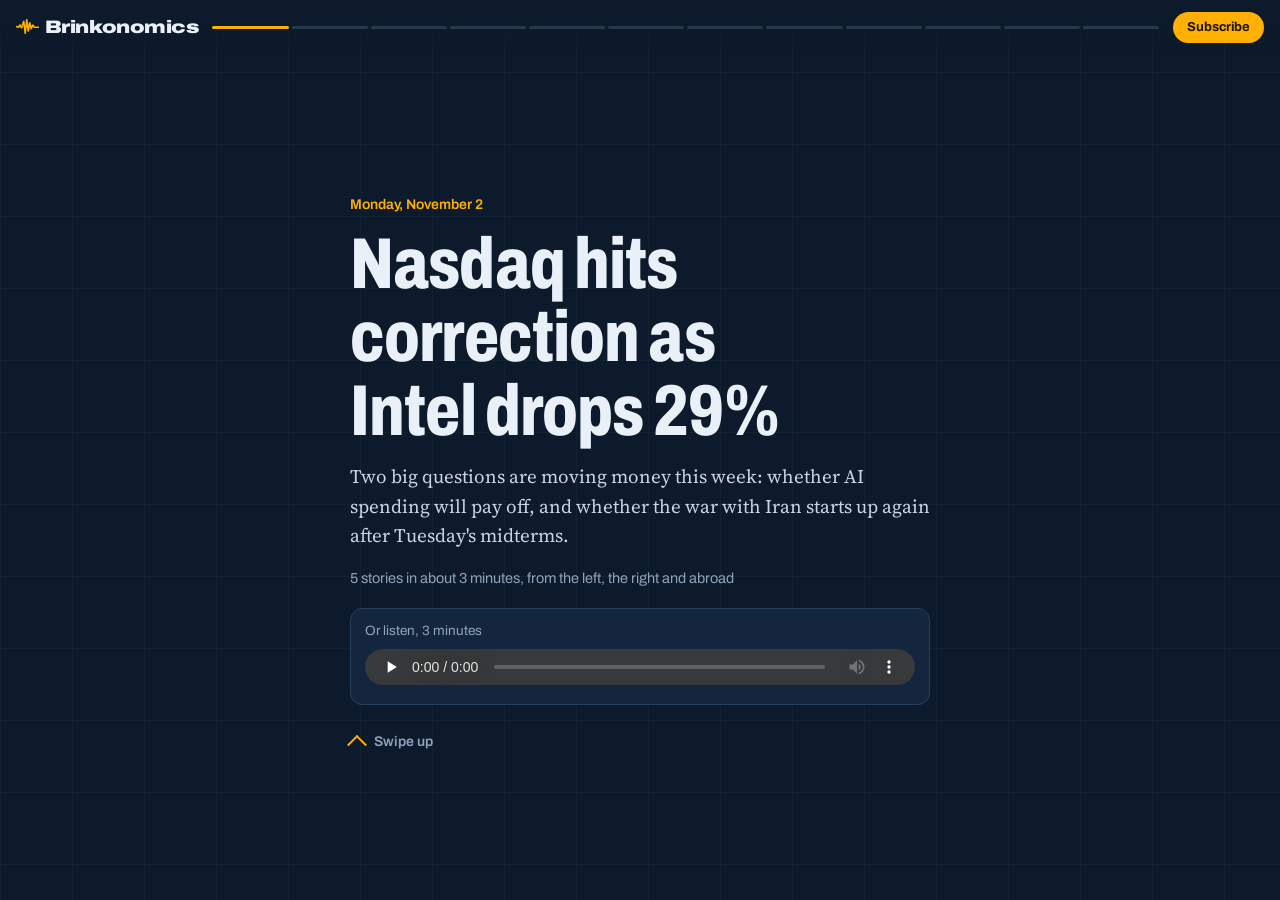
<file: index.html>
<!doctype html>
<html lang="en">
<head>
<meta charset="utf-8">
<meta name="viewport" content="width=device-width,initial-scale=1,viewport-fit=cover">
<title>Nasdaq hits correction as Intel drops 29% · Brinkonomics</title>
<meta name="description" content="Also: Iran talks in Doha, attacks on Gulf tankers, Russian gas for Europe, and a US-Canada thaw.">
<link rel="canonical" href="https://robertb-eng.github.io/brinkonomics-site/2026-11-02/">
<meta property="og:title" content="Nasdaq hits correction as Intel drops 29% · Brinkonomics">
<meta property="og:description" content="Also: Iran talks in Doha, attacks on Gulf tankers, Russian gas for Europe, and a US-Canada thaw.">
<meta property="og:url" content="https://robertb-eng.github.io/brinkonomics-site/2026-11-02/">
<meta property="og:site_name" content="Brinkonomics">
<meta property="og:type" content="article">
<meta name="twitter:card" content="summary_large_image">
<meta property="og:image" content="https://robertb-eng.github.io/brinkonomics-site/2026-11-02/card.png">
<meta name="theme-color" content="#000000">
<link rel="icon" href="icon.svg" type="image/svg+xml">
<link rel="apple-touch-icon" href="apple-touch-icon.png">
<link rel="alternate" type="application/rss+xml" title="Brinkonomics" href="feed.xml">
<link rel="stylesheet" href="site.css">
<script src="site.js" defer></script>
</head>
<body>
<header class="bar"><a class="logo" href="" aria-label="Brinkonomics home">Brinkonomics</a><div class="prog" aria-hidden="true"></div><a class="sub" href="#end">Subscribe</a></header><main class="feed"><section class="slide cover" id="top">
<div class="in">
<div class="kick">Monday, November 2</div>
<h1>Nasdaq hits correction as Intel drops 29%</h1>
<p class="intro">Two big questions are moving money this week: whether AI spending will pay off, and whether the war with Iran starts up again after Tuesday&#x27;s midterms.</p>
<div class="meta">5 stories in about 3 minutes, from the left, the right and abroad</div>
<div class="listen"><span>Or listen, 3 minutes</span><audio controls preload="none" src="2026-11-02/brief.mp3"></audio></div>
<div class="hint">Swipe up</div>
</div>
</section>
<section class="slide num"><div class="in"><div class="kick">The number of the day</div><div class="big">29%</div><p>Intel&#x27;s one-day drop, its biggest since the 1970s (Semafor)</p></div></section>
<section class="slide vid"><div class="in"><div class="kick">The whole brief in 73 seconds</div><video src="2026-11-02/brief.mp4" poster="2026-11-02/card.png" controls playsinline preload="none"></video></div></section>
<section class="slide ev" id="e1" style="--c:#2fbf71" data-topic="US Markets &amp; Economy" data-tickers="INTC GOOGL AMZN META">
<div class="in">
<div class="dateline"><span class="tag">US Markets</span><span class="mag" title="How big a story this is, from 1 to 5">Magnitude 4</span><span class="count">Story 1 of 5</span></div>
<p class="hook">Intel just had its worst day since the 1970s.</p>
<h2>Nasdaq enters correction as AI stocks sell off</h2>
<p class="what">The Nasdaq fell into correction territory Friday after weak Amazon and Google earnings and a 29% plunge in Intel, per Semafor. Yahoo Finance put the AI-linked rout at about $5 trillion, and S&amp;P Global moved Meta&#x27;s outlook to negative, citing its heavy capital spending. Stock futures rose Sunday night, and the FT said the global sell-off was easing.</p>
<details class="sides" data-sec="sides"><summary><span class="dots"><i class="a"></i></span>How each side saw it</summary>
<p><b class="a">Abroad</b> The Financial Times said the global AI sell-off was easing after the Nasdaq&#x27;s worst month in more than a year, and quoted a portfolio manager who sees no slowdown in the data but says rethinking AI means rethinking growth.</p></details>
<div class="cov" title="Who covered it"><div class="covbar"><i class="center" style="flex:4"></i><i class="abroad" style="flex:1"></i></div><span>5 outlets: 4 center, 1 abroad</span></div>
<div class="mk" data-sec="markets"><div class="lbl">The aftershock in markets</div><div class="after"><svg class="seismo" viewBox="0 0 320 64" preserveAspectRatio="none" aria-hidden="true"><line x1="0" x2="320" y1="32.0" y2="32.0"/><path d="M0,32.2L3,31.5L6,34.1L9,31.8L12,31.4L15,32.4L18,32.5L21,33.2L24,31.5L27,31.5L30,33.9L33,33.5L36,30.6L39,30.4L42,30.5L45,28.3L48,28.9L51,41.0L54,37.6L57,11.5L60,23.1L63,54.6L66,45.9L69,14.6L72,19.9L75,43.2L78,37.9L81,29.6L84,28.5L87,33.3L90,33.1L93,31.8L96,34.0L99,32.5L102,33.5L105,34.3L108,33.2L111,31.8L114,33.2L117,36.8L120,28.7L123,27.2L126,34.2L129,38.8L132,30.8L135,25.4L138,33.4L141,35.6L144,29.7L147,31.9L150,32.0L153,32.3L156,31.5L159,33.5L162,34.0L165,30.3L168,34.1L171,32.0L174,30.1L177,31.7L180,37.2L183,30.7L186,25.7L189,31.8L192,40.7L195,32.1L198,26.3L201,32.5L204,32.9L207,32.5L210,32.9L213,32.1L216,33.8L219,32.4L222,31.6L225,29.7L228,30.4L231,29.5L234,31.9L237,29.2L240,33.1L243,35.4L246,35.2L249,25.1L252,30.1L255,40.2L258,35.7L261,25.8L264,28.0L267,33.4L270,35.3L273,33.1L276,33.1L279,32.0L282,34.2L285,32.9L288,34.5L291,33.5L294,30.3L297,32.6L300,34.2L303,33.3L306,33.6L309,33.4L312,33.7L315,34.4L318,33.1"/></svg><div class="pins"><span class="pin down" style="left:20.0%"><b>INTC</b>-28.6%</span><span class="pin down" style="left:40.0%"><b>GOOGL</b>-1.4%</span><span class="pin down" style="left:60.0%"><b>AMZN</b>-1.4%</span><span class="pin down" style="left:80.0%"><b>META</b>-1.5%</span></div></div><p>Intel is down 28.58% and Amazon, Alphabet and Meta are each off about 1.4-1.5%. The open question is whether hyperscaler capex still supports chip demand, and Barron&#x27;s argues the Alphabet sell-off was an overreaction.</p></div>


<div class="foot"><div class="src"><a href="https://www.semafor.com/article/11/01/2026/ai-trade-falters-after-disappointing-tech-earnings" rel="noopener nofollow" target="_blank">Semafor</a> <a href="https://www.marketwatch.com/story/this-is-the-biggest-threat-to-the-ai-powered-bull-market-e757ca37?mod=mw_rss_topstories" rel="noopener nofollow" target="_blank">MarketWatch</a> <a href="https://www.ft.com/content/d7fe99f8-d292-4cb5-a8fd-45be0f8cc2b3?syn-25a6b1a6=1" rel="noopener nofollow" target="_blank">Financial Times</a> <a href="https://www.barrons.com/articles/alphabet-stock-selloff-google-buy-48c5972c" rel="noopener nofollow" target="_blank">Barron&#x27;s</a></div>
<button class="share" data-share="#e1" type="button">Share</button></div>
</div>
</section>
<section class="slide ev" id="e2" style="--c:#e3a032" data-topic="Middle East" data-tickers="USO XLE BNO ITA">
<div class="in">
<div class="dateline"><span class="tag">Middle East</span><span class="mag" title="How big a story this is, from 1 to 5">Magnitude 5</span><span class="count">Story 2 of 5</span></div>
<p class="hook">No strikes before Tuesday. After that, &#x27;anything&#x27;s possible.&#x27;</p>
<h2>Qatar hosts third day of US-Iran war talks</h2>
<p class="what">Iranian negotiators met Qatari mediators in Doha on Sunday for the third straight day, aiming to end the eight-month US-Israeli war on Iran, Reuters reported. Foreign Minister Abbas Araqchi said a plan to reopen the Strait of Hormuz within two days of a deal is under discussion. Trump has ruled out new attacks before the November 3 midterms but not afterward.</p>
<details class="sides" data-sec="sides"><summary><span class="dots"><i class="l"></i><i class="r"></i><i class="a"></i></span>How each side saw it</summary>
<p><b class="l">Left</b> NPR described a Gulf &#x27;on edge,&#x27; Bloomberg reported Gulf states fear harsher Iranian retaliation if the US strikes again, and AP quoted the UAE saying military solutions offer no quick way out.</p><p><b class="r">Right</b> RealClearWorld framed the story as the Persian Gulf scrambling to keep the war from restarting.</p><p><b class="a">Abroad</b> The Times of Israel led with the Iranian army&#x27;s warning that a new war could outlast the last one, while the FT and Middle East Eye focused on Gulf states, which say they are &#x27;braced for the worst.&#x27;</p></details>
<div class="cov" title="Who covered it"><div class="covbar"><i class="left" style="flex:3"></i><i class="center" style="flex:5"></i><i class="right" style="flex:1"></i><i class="abroad" style="flex:3"></i></div><span>12 outlets: 3 left, 5 center, 1 right, 3 abroad</span></div>
<div class="mk" data-sec="markets"><div class="lbl">The aftershock in markets</div><div class="after"><svg class="seismo" viewBox="0 0 320 64" preserveAspectRatio="none" aria-hidden="true"><line x1="0" x2="320" y1="32.0" y2="32.0"/><path d="M0,30.7L3,32.2L6,31.2L9,34.3L12,33.4L15,30.1L18,34.1L21,33.1L24,33.4L27,32.1L30,33.4L33,33.0L36,30.5L39,31.6L42,31.0L45,31.9L48,29.6L51,28.5L54,31.7L57,36.3L60,31.7L63,32.0L66,32.1L69,33.4L72,31.3L75,32.6L78,33.8L81,32.3L84,31.9L87,31.1L90,31.6L93,30.2L96,33.7L99,31.2L102,31.1L105,34.3L108,33.7L111,32.6L114,27.5L117,30.7L120,36.9L123,38.6L126,26.5L129,26.0L132,33.2L135,37.2L138,28.2L141,30.3L144,32.6L147,34.7L150,30.9L153,30.5L156,32.2L159,33.6L162,33.5L165,32.8L168,33.8L171,33.2L174,33.3L177,33.2L180,29.0L183,33.9L186,34.4L189,30.1L192,26.7L195,30.8L198,36.3L201,32.0L204,30.4L207,33.9L210,33.7L213,32.5L216,33.6L219,33.8L222,32.2L225,31.8L228,31.3L231,34.2L234,31.2L237,31.1L240,30.0L243,37.9L246,35.7L249,26.9L252,29.0L255,41.8L258,38.9L261,27.0L264,29.1L267,34.2L270,35.9L273,33.1L276,29.3L279,30.1L282,29.7L285,34.1L288,30.7L291,31.2L294,29.8L297,32.3L300,30.8L303,29.5L306,31.6L309,30.7L312,30.1L315,31.0L318,33.0"/></svg><div class="pins"><span class="pin up" style="left:20.0%"><b>USO</b>+0.4%</span><span class="pin up" style="left:40.0%"><b>XLE</b>+1.9%</span><span class="pin up" style="left:60.0%"><b>BNO</b>+0.9%</span><span class="pin down" style="left:80.0%"><b>ITA</b>-2.1%</span></div></div><p>A deal that reopens Hormuz would likely push crude lower, while post-election strikes would put Gulf energy infrastructure at risk, which Foreign Policy says cannot take another round of fighting.</p></div>

<p class="watch" data-sec="watch"><b>Watch</b> Whether the Doha &#x27;two-day proposal&#x27; is finalized before or after Tuesday&#x27;s midterm vote, and what Trump decides about strikes once the polls close.</p>
<div class="foot"><div class="src"><a href="https://www.npr.org/2026/11/01/nx-s1-6023237/gulf-leaders-meet-in-qatar-in-effort-to-stave-off-new-escalation-in-u-s-and-iran-war" rel="noopener nofollow" target="_blank">NPR</a> <a href="https://www.timesofisrael.com/iranian-army-war-could-be-longer-than-previous-one-trump-wont-dictate-its-duration/" rel="noopener nofollow" target="_blank">Times of Israel</a> <a href="https://www.al-monitor.com/originals/2026/11/iran-qatari-mediators-hold-third-day-talks-end-us-iran-war" rel="noopener nofollow" target="_blank">Al-Monitor</a> <a href="https://www.cnbc.com/2026/11/02/us-iran-war-trump-hormuz-rubio.html" rel="noopener nofollow" target="_blank">CNBC</a></div>
<button class="share" data-share="#e2" type="button">Share</button></div>
</div>
</section>
<section class="slide ev" id="e3" style="--c:#e3a032" data-topic="Middle East" data-tickers="USO BNO UNG XLE">
<div class="in">
<div class="dateline"><span class="tag">Middle East</span><span class="mag" title="How big a story this is, from 1 to 5">Magnitude 4</span><span class="count">Story 3 of 5</span></div>
<p class="hook">Projectiles or mines? Either way, tankers are exploding in the Gulf.</p>
<h2>Tanker struck near Saudi coast; Qatari LNG carrier attacked</h2>
<p class="what">UKMTO said a tanker was hit by two unidentified projectiles 72 nautical miles east of Saudi Arabia&#x27;s Ras al-Khafji, with all crew accounted for. The UAE condemned an attack on Qatar&#x27;s LNG carrier Al Mayeda. Iran&#x27;s IRGC Navy said two tankers exploded after hitting mines in Hormuz, and the reports do not make clear whether the incidents are linked.</p>
<details class="sides" data-sec="sides"><summary><span class="dots"><i class="a"></i></span>How each side saw it</summary>
<p><b class="a">Abroad</b> Reuters carried the IRGC Navy&#x27;s account that the blasts came from mines, and Middle East Eye led with UKMTO&#x27;s report of projectiles and the UAE&#x27;s condemnation of the Al Mayeda attack.</p></details>
<div class="cov" title="Who covered it"><div class="covbar"><i class="center" style="flex:1"></i><i class="abroad" style="flex:2"></i></div><span>3 outlets: 1 center, 2 abroad</span></div>
<div class="mk" data-sec="markets"><div class="lbl">The aftershock in markets</div><div class="after"><svg class="seismo" viewBox="0 0 320 64" preserveAspectRatio="none" aria-hidden="true"><line x1="0" x2="320" y1="32.0" y2="32.0"/><path d="M0,32.4L3,30.6L6,33.1L9,32.9L12,31.2L15,32.7L18,30.1L21,32.5L24,30.4L27,31.4L30,31.8L33,33.6L36,33.6L39,31.0L42,34.0L45,34.1L48,32.4L51,32.8L54,33.7L57,34.5L60,31.1L63,29.3L66,33.2L69,31.9L72,34.6L75,33.5L78,30.1L81,32.0L84,30.1L87,34.4L90,33.3L93,32.8L96,32.6L99,30.5L102,30.2L105,32.8L108,30.7L111,35.2L114,30.5L117,27.9L120,34.5L123,35.7L126,28.6L129,26.5L132,32.7L135,34.8L138,31.8L141,27.4L144,32.8L147,35.0L150,30.7L153,31.8L156,32.9L159,31.3L162,31.2L165,30.6L168,33.4L171,32.6L174,28.7L177,34.8L180,36.3L183,31.3L186,25.9L189,31.2L192,36.1L195,29.9L198,27.0L201,29.4L204,36.3L207,33.5L210,28.9L213,34.3L216,31.6L219,31.5L222,34.4L225,30.2L228,31.7L231,30.3L234,30.5L237,34.0L240,29.9L243,26.2L246,30.4L249,39.8L252,33.0L255,23.1L258,26.4L261,38.9L264,35.5L267,28.9L270,29.2L273,33.2L276,30.5L279,32.2L282,33.4L285,31.2L288,32.1L291,33.1L294,33.3L297,33.4L300,33.3L303,33.1L306,33.1L309,30.8L312,32.8L315,33.4L318,33.1"/></svg><div class="pins"><span class="pin up" style="left:20.0%"><b>USO</b>+0.4%</span><span class="pin up" style="left:40.0%"><b>BNO</b>+0.9%</span><span class="pin down" style="left:60.0%"><b>UNG</b>-1.1%</span><span class="pin up" style="left:80.0%"><b>XLE</b>+1.9%</span></div></div><p>Fortune reported that Iran threatened to retaliate beyond the Middle East, including against financial assets, and that oil markets fear &#x27;generational damage.&#x27;</p></div>


<div class="foot"><div class="src"><a href="https://www.reuters.com/world/middle-east/irans-irgc-navy-says-two-tankers-exploded-after-hitting-mines-hormuz-2026-11-01/" rel="noopener nofollow" target="_blank">Reuters</a> <a href="https://fortune.com/2026/11/01/iran-war-retaliation-financial-assets-oil-markets-generational-damage-trump-midterm-elections/" rel="noopener nofollow" target="_blank">Fortune</a> <a href="https://www.middleeasteye.net/live-blog/live-blog-update/ukmto-says-vessel-hit-two-projectiles-near-saudi-arabia" rel="noopener nofollow" target="_blank">Middle East Eye</a></div>
<button class="share" data-share="#e3" type="button">Share</button></div>
</div>
</section>
<section class="slide ev" id="e4" style="--c:#9b7cf0" data-topic="Europe &amp; Russia" data-tickers="UNG LNG XLE">
<div class="in">
<div class="dateline"><span class="tag">Europe &amp; Russia</span><span class="mag" title="How big a story this is, from 1 to 5">Magnitude 3</span><span class="count">Story 4 of 5</span></div>
<p class="hook">Washington wants Russian gas flowing to Europe again.</p>
<h2>US pushes to restore Russian gas to Europe via Ukraine</h2>
<p class="what">The Wall Street Journal reported on November 2 that the US is pushing to resume Russian gas sales to Europe through Ukraine. The aim is to unlock an energy ceasefire between Moscow and Kyiv. The WSJ said European capitals are resisting.</p>
<details class="sides" data-sec="sides"><summary><span class="dots"><i class="a"></i></span>How each side saw it</summary>
<p><b class="a">Abroad</b> Reuters relayed the WSJ report that the US is pushing to restore Russian gas sales to Europe via Ukraine.</p></details>
<div class="cov" title="Who covered it"><div class="covbar"><i class="center" style="flex:1"></i><i class="abroad" style="flex:1"></i></div><span>2 outlets: 1 center, 1 abroad</span></div>
<div class="mk" data-sec="markets"><div class="lbl">The aftershock in markets</div><div class="after"><svg class="seismo" viewBox="0 0 320 64" preserveAspectRatio="none" aria-hidden="true"><line x1="0" x2="320" y1="32.0" y2="32.0"/><path d="M0,30.5L3,32.5L6,31.7L9,30.0L12,31.9L15,32.7L18,32.5L21,31.5L24,29.7L27,29.9L30,33.5L33,29.8L36,34.5L39,29.8L42,29.9L45,33.1L48,32.8L51,32.4L54,33.0L57,34.3L60,33.6L63,30.3L66,33.1L69,34.3L72,27.2L75,27.5L78,36.7L81,36.1L84,29.1L87,26.7L90,32.5L93,35.4L96,30.1L99,33.1L102,33.7L105,29.8L108,30.0L111,30.5L114,31.0L117,31.9L120,30.6L123,31.1L126,31.7L129,30.9L132,32.2L135,31.5L138,33.6L141,33.0L144,33.9L147,25.5L150,28.4L153,42.6L156,38.6L159,21.1L162,25.3L165,39.4L168,37.9L171,27.6L174,30.8L177,31.4L180,34.1L183,29.9L186,30.2L189,31.6L192,30.4L195,31.3L198,29.6L201,32.9L204,30.0L207,34.4L210,34.4L213,33.5L216,32.8L219,32.1L222,35.3L225,31.0L228,28.7L231,34.0L234,40.7L237,33.1L240,23.9L243,30.8L246,38.5L249,32.1L252,26.6L255,28.7L258,35.8L261,34.2L264,34.1L267,29.7L270,33.6L273,31.9L276,34.5L279,31.5L282,30.5L285,30.5L288,29.8L291,31.9L294,30.1L297,30.6L300,33.1L303,30.2L306,31.0L309,31.2L312,33.0L315,33.1L318,33.4"/></svg><div class="pins"><span class="pin down" style="left:25.0%"><b>UNG</b>-1.1%</span><span class="pin up" style="left:50.0%"><b>LNG</b>+3.6%</span><span class="pin up" style="left:75.0%"><b>XLE</b>+1.9%</span></div></div><p></p></div>

<p class="watch" data-sec="watch"><b>Watch</b> How European capitals respond publicly, and whether Moscow or Kyiv backs the energy-ceasefire idea.</p>
<div class="foot"><div class="src"><a href="https://www.wsj.com/world/europe/u-s-pushes-to-restore-russian-gas-sales-to-europe-via-ukraine-0ca62dc7?mod=rss_worldnews" rel="noopener nofollow" target="_blank">WSJ</a> <a href="https://www.reuters.com/business/energy/us-pushes-restore-russian-gas-sales-europe-via-ukraine-wsj-reports-2026-11-02/" rel="noopener nofollow" target="_blank">Reuters</a></div>
<button class="share" data-share="#e4" type="button">Share</button></div>
</div>
</section>
<section class="slide ev" id="e5" style="--c:#35c29a" data-topic="Americas" data-tickers="EWC TRP GM SLX">
<div class="in">
<div class="dateline"><span class="tag">Americas</span><span class="mag" title="How big a story this is, from 1 to 5">Magnitude 3</span><span class="count">Story 5 of 5</span></div>
<p class="hook">From 50% tariffs to &#x27;the concept of a very good deal.&#x27;</p>
<h2>Trump and Carney signal progress on trade deal</h2>
<p class="what">Canadian Prime Minister Mark Carney called his conversation with Trump constructive and said negotiators will work toward a deal &#x27;in the coming weeks.&#x27; Trump said the sides have &#x27;the concept of a very good deal&#x27; and mentioned the Keystone XL pipeline. After talks collapsed in August, Trump imposed 50% tariffs on about $20 billion of Canadian goods.</p>
<details class="sides" data-sec="sides"><summary><span class="dots"><i class="l"></i><i class="r"></i><i class="a"></i></span>How each side saw it</summary>
<p><b class="l">Left</b> PBS NewsHour, carrying AP, focused on the timing ahead of the midterms and quoted historian Robert Bothwell calling the thaw &#x27;five minutes of variable sunshine. Rain later.&#x27;</p><p><b class="r">Right</b> The Dispatch ran a legal critique, reporting on a lawsuit that calls the administration&#x27;s tariff war on Canada illegal.</p><p><b class="a">Abroad</b> The Hindu and Reuters stayed close to what the two leaders said, while Politico Europe covered the EU-Canada summit and a six-month timeline to define &#x27;associate membership.&#x27;</p></details>
<div class="cov" title="Who covered it"><div class="covbar"><i class="left" style="flex:1"></i><i class="right" style="flex:1"></i><i class="abroad" style="flex:3"></i></div><span>5 outlets: 1 left, 1 right, 3 abroad</span></div>
<div class="mk" data-sec="markets"><div class="lbl">The aftershock in markets</div><div class="after"><svg class="seismo" viewBox="0 0 320 64" preserveAspectRatio="none" aria-hidden="true"><line x1="0" x2="320" y1="32.0" y2="32.0"/><path d="M0,33.4L3,31.6L6,32.9L9,33.3L12,29.8L15,34.3L18,33.4L21,34.1L24,30.5L27,30.9L30,31.3L33,34.0L36,32.9L39,33.8L42,31.5L45,30.3L48,33.1L51,33.3L54,34.6L57,27.4L60,29.8L63,37.6L66,36.3L69,25.1L72,28.5L75,34.0L78,31.9L81,31.0L84,30.0L87,34.5L90,34.4L93,32.5L96,30.6L99,30.6L102,34.2L105,30.6L108,33.2L111,32.9L114,30.9L117,33.0L120,30.7L123,31.3L126,33.6L129,31.5L132,34.5L135,33.9L138,34.2L141,28.7L144,30.4L147,31.1L150,34.5L153,34.5L156,29.5L159,30.5L162,32.2L165,32.5L168,30.0L171,30.9L174,33.3L177,28.8L180,27.9L183,30.7L186,38.8L189,32.4L192,23.7L195,33.6L198,37.5L201,35.0L204,28.8L207,31.9L210,36.1L213,30.2L216,31.0L219,31.9L222,33.2L225,32.3L228,33.3L231,34.3L234,33.9L237,29.3L240,29.9L243,36.4L246,32.3L249,27.7L252,28.1L255,38.8L258,35.0L261,25.4L264,30.4L267,37.4L270,36.9L273,29.8L276,30.3L279,33.6L282,34.4L285,33.2L288,30.4L291,31.1L294,33.0L297,32.2L300,33.5L303,32.2L306,30.9L309,33.5L312,33.2L315,33.6L318,33.2"/></svg><div class="pins"><span class="pin down" style="left:20.0%"><b>EWC</b>-1.5%</span><span class="pin up" style="left:40.0%"><b>TRP</b>+0.3%</span><span class="pin up" style="left:60.0%"><b>GM</b>+2.0%</span><span class="pin down" style="left:80.0%"><b>SLX</b>-1.9%</span></div></div><p>A deal could ease US tariffs on Canadian steel and autos, which would help cross-border auto supply chains and could support the Canadian dollar. No details have been announced yet.</p></div>

<p class="watch" data-sec="watch"><b>Watch</b> Tuesday&#x27;s Senate races in Michigan and Maine, where the tariff fight is a campaign issue, and then whether negotiators produce text in the weeks after.</p>
<div class="foot"><div class="src"><a href="https://www.pbs.org/newshour/world/canadian-prime-minister-carney-reports-progress-in-trade-talks-with-trump-days-before-u-s-midterms" rel="noopener nofollow" target="_blank">PBS NewsHour</a> <a href="https://www.reuters.com/video/watch/idRW488902112026RP1/" rel="noopener nofollow" target="_blank">Reuters</a> <a href="https://www.thehindu.com/news/international/canada-pm-carney-says-he-had-good-conversation-with-trump-on-trade/article71654266.ece" rel="noopener nofollow" target="_blank">The Hindu</a> <a href="https://thedispatch.com/article/trump-canada-tariffs-section-338-lawsuit/" rel="noopener nofollow" target="_blank">The Dispatch</a></div>
<button class="share" data-share="#e5" type="button">Share</button></div>
</div>
</section>
<section class="slide quiz" data-answer="1">
<div class="in">
<div class="kick">Quiz, question 1 of 3</div>
<h2>How far did Intel shares fall on Friday?</h2>
<div class="opts"><button type="button" data-a="0"><b>A</b>12%</button><button type="button" data-a="1"><b>B</b>29%</button><button type="button" data-a="2"><b>C</b>45%</button></div>
<p class="why" hidden>Semafor reported a 29% drop, Intel&#x27;s largest one-day decline since the 1970s.</p>
<noscript><p class="why">Answer: B) 29%. Semafor reported a 29% drop, Intel&#x27;s largest one-day decline since the 1970s.</p></noscript>
</div>
</section>
<section class="slide quiz" data-answer="0">
<div class="in">
<div class="kick">Quiz, question 2 of 3</div>
<h2>Under the plan discussed in Doha, how fast would the Strait of Hormuz reopen after a deal?</h2>
<div class="opts"><button type="button" data-a="0"><b>A</b>Within two days</button><button type="button" data-a="1"><b>B</b>Within two weeks</button><button type="button" data-a="2"><b>C</b>Within two months</button></div>
<p class="why" hidden>Al Jazeera quoted Araqchi describing a plan to reopen Hormuz within two days of an agreement with Washington.</p>
<noscript><p class="why">Answer: A) Within two days. Al Jazeera quoted Araqchi describing a plan to reopen Hormuz within two days of an agreement with Washington.</p></noscript>
</div>
</section>
<section class="slide quiz" data-answer="2">
<div class="in">
<div class="kick">Quiz, question 3 of 3</div>
<h2>What tariff did Trump put on about $20 billion of Canadian goods after talks collapsed in August?</h2>
<div class="opts"><button type="button" data-a="0"><b>A</b>10%</button><button type="button" data-a="1"><b>B</b>25%</button><button type="button" data-a="2"><b>C</b>50%</button></div>
<p class="why" hidden>AP reported 50% tariffs, and Canada retaliated.</p>
<noscript><p class="why">Answer: C) 50%. AP reported 50% tariffs, and Canada retaliated.</p></noscript>
</div>
</section>
<section class="slide end" id="end">
<div class="in">
<div class="kick">That's the brief</div>
<h2>You're up to speed.</h2>
<p class="score" hidden></p>
<p>5 events, both sides, and what they mean for markets. A new one every weekday morning.</p>
<p class="cta off">Email sign-up opens soon.</p>
<div class="row"><button class="share" data-share="" type="button">Share this brief</button><a href="archive/">All briefs</a></div>
<p class="fine">Analysis, not investment advice. Prices are from when the brief was written (CNBC, may be delayed). Drafted with AI from the reporting linked in each story, fact-checked against it, and reviewed by a person before publishing.</p>
</div>
</section></main>
</body>
</html>
</file>
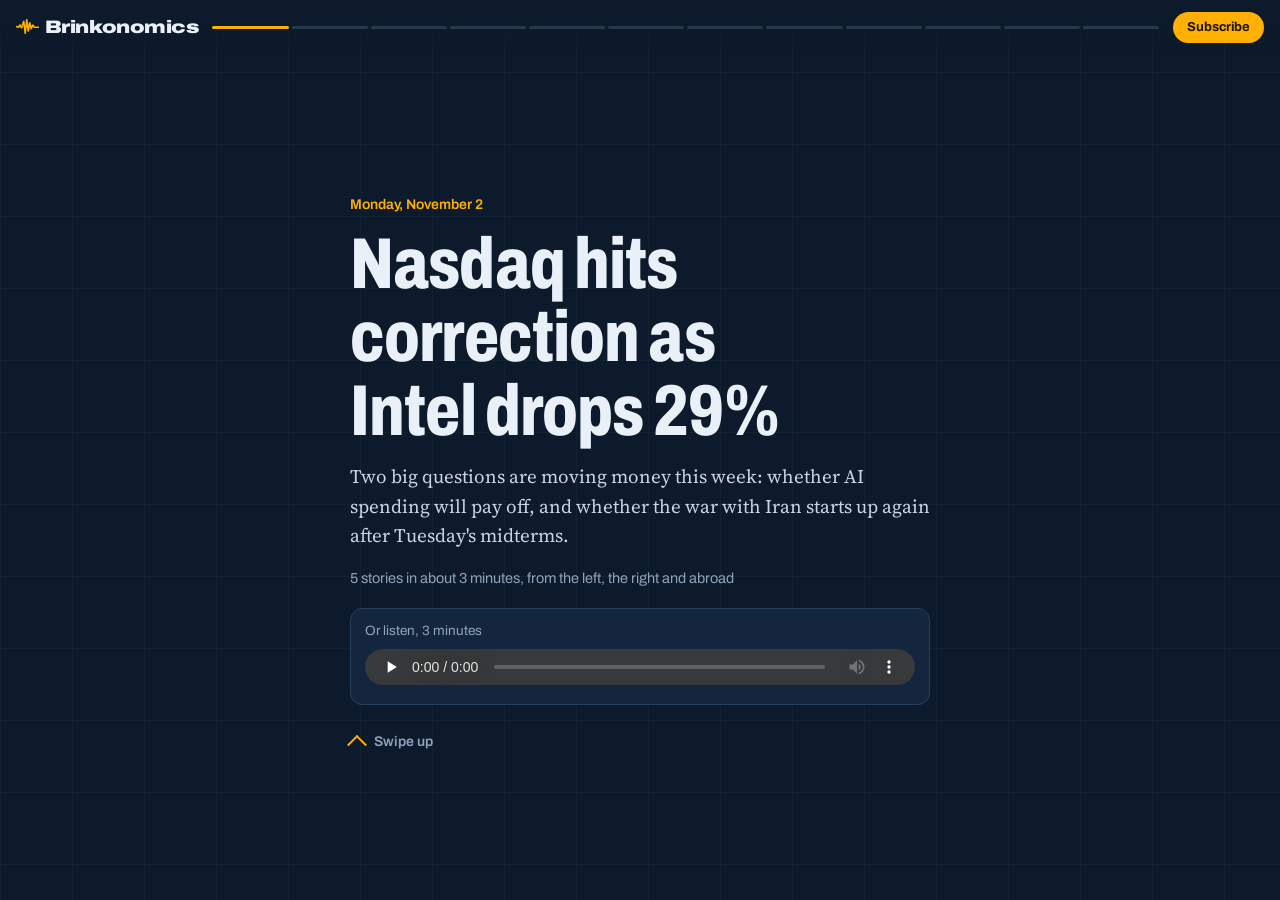
<file: 2026-11-02/index.html>
<!doctype html>
<html lang="en">
<head>
<meta charset="utf-8">
<meta name="viewport" content="width=device-width,initial-scale=1,viewport-fit=cover">
<title>Nasdaq hits correction as Intel drops 29% · Brinkonomics</title>
<meta name="description" content="Also: Iran talks in Doha, attacks on Gulf tankers, Russian gas for Europe, and a US-Canada thaw.">
<link rel="canonical" href="https://robertb-eng.github.io/brinkonomics-site/2026-11-02/">
<meta property="og:title" content="Nasdaq hits correction as Intel drops 29% · Brinkonomics">
<meta property="og:description" content="Also: Iran talks in Doha, attacks on Gulf tankers, Russian gas for Europe, and a US-Canada thaw.">
<meta property="og:url" content="https://robertb-eng.github.io/brinkonomics-site/2026-11-02/">
<meta property="og:site_name" content="Brinkonomics">
<meta property="og:type" content="article">
<meta name="twitter:card" content="summary_large_image">
<meta property="og:image" content="https://robertb-eng.github.io/brinkonomics-site/2026-11-02/card.png">
<meta name="theme-color" content="#000000">
<link rel="icon" href="../icon.svg" type="image/svg+xml">
<link rel="apple-touch-icon" href="../apple-touch-icon.png">
<link rel="alternate" type="application/rss+xml" title="Brinkonomics" href="../feed.xml">
<link rel="stylesheet" href="../site.css">
<script src="../site.js" defer></script>
</head>
<body>
<header class="bar"><a class="logo" href="../" aria-label="Brinkonomics home">Brinkonomics</a><div class="prog" aria-hidden="true"></div><a class="sub" href="#end">Subscribe</a></header><main class="feed"><section class="slide cover" id="top">
<div class="in">
<div class="kick">Monday, November 2</div>
<h1>Nasdaq hits correction as Intel drops 29%</h1>
<p class="intro">Two big questions are moving money this week: whether AI spending will pay off, and whether the war with Iran starts up again after Tuesday&#x27;s midterms.</p>
<div class="meta">5 stories in about 3 minutes, from the left, the right and abroad</div>
<div class="listen"><span>Or listen, 3 minutes</span><audio controls preload="none" src="brief.mp3"></audio></div>
<div class="hint">Swipe up</div>
</div>
</section>
<section class="slide num"><div class="in"><div class="kick">The number of the day</div><div class="big">29%</div><p>Intel&#x27;s one-day drop, its biggest since the 1970s (Semafor)</p></div></section>
<section class="slide vid"><div class="in"><div class="kick">The whole brief in 73 seconds</div><video src="brief.mp4" poster="card.png" controls playsinline preload="none"></video></div></section>
<section class="slide ev" id="e1" style="--c:#2fbf71" data-topic="US Markets &amp; Economy" data-tickers="INTC GOOGL AMZN META">
<div class="in">
<div class="dateline"><span class="tag">US Markets</span><span class="mag" title="How big a story this is, from 1 to 5">Magnitude 4</span><span class="count">Story 1 of 5</span></div>
<p class="hook">Intel just had its worst day since the 1970s.</p>
<h2>Nasdaq enters correction as AI stocks sell off</h2>
<p class="what">The Nasdaq fell into correction territory Friday after weak Amazon and Google earnings and a 29% plunge in Intel, per Semafor. Yahoo Finance put the AI-linked rout at about $5 trillion, and S&amp;P Global moved Meta&#x27;s outlook to negative, citing its heavy capital spending. Stock futures rose Sunday night, and the FT said the global sell-off was easing.</p>
<details class="sides" data-sec="sides"><summary><span class="dots"><i class="a"></i></span>How each side saw it</summary>
<p><b class="a">Abroad</b> The Financial Times said the global AI sell-off was easing after the Nasdaq&#x27;s worst month in more than a year, and quoted a portfolio manager who sees no slowdown in the data but says rethinking AI means rethinking growth.</p></details>
<div class="cov" title="Who covered it"><div class="covbar"><i class="center" style="flex:4"></i><i class="abroad" style="flex:1"></i></div><span>5 outlets: 4 center, 1 abroad</span></div>
<div class="mk" data-sec="markets"><div class="lbl">The aftershock in markets</div><div class="after"><svg class="seismo" viewBox="0 0 320 64" preserveAspectRatio="none" aria-hidden="true"><line x1="0" x2="320" y1="32.0" y2="32.0"/><path d="M0,32.2L3,31.5L6,34.1L9,31.8L12,31.4L15,32.4L18,32.5L21,33.2L24,31.5L27,31.5L30,33.9L33,33.5L36,30.6L39,30.4L42,30.5L45,28.3L48,28.9L51,41.0L54,37.6L57,11.5L60,23.1L63,54.6L66,45.9L69,14.6L72,19.9L75,43.2L78,37.9L81,29.6L84,28.5L87,33.3L90,33.1L93,31.8L96,34.0L99,32.5L102,33.5L105,34.3L108,33.2L111,31.8L114,33.2L117,36.8L120,28.7L123,27.2L126,34.2L129,38.8L132,30.8L135,25.4L138,33.4L141,35.6L144,29.7L147,31.9L150,32.0L153,32.3L156,31.5L159,33.5L162,34.0L165,30.3L168,34.1L171,32.0L174,30.1L177,31.7L180,37.2L183,30.7L186,25.7L189,31.8L192,40.7L195,32.1L198,26.3L201,32.5L204,32.9L207,32.5L210,32.9L213,32.1L216,33.8L219,32.4L222,31.6L225,29.7L228,30.4L231,29.5L234,31.9L237,29.2L240,33.1L243,35.4L246,35.2L249,25.1L252,30.1L255,40.2L258,35.7L261,25.8L264,28.0L267,33.4L270,35.3L273,33.1L276,33.1L279,32.0L282,34.2L285,32.9L288,34.5L291,33.5L294,30.3L297,32.6L300,34.2L303,33.3L306,33.6L309,33.4L312,33.7L315,34.4L318,33.1"/></svg><div class="pins"><span class="pin down" style="left:20.0%"><b>INTC</b>-28.6%</span><span class="pin down" style="left:40.0%"><b>GOOGL</b>-1.4%</span><span class="pin down" style="left:60.0%"><b>AMZN</b>-1.4%</span><span class="pin down" style="left:80.0%"><b>META</b>-1.5%</span></div></div><p>Intel is down 28.58% and Amazon, Alphabet and Meta are each off about 1.4-1.5%. The open question is whether hyperscaler capex still supports chip demand, and Barron&#x27;s argues the Alphabet sell-off was an overreaction.</p></div>


<div class="foot"><div class="src"><a href="https://www.semafor.com/article/11/01/2026/ai-trade-falters-after-disappointing-tech-earnings" rel="noopener nofollow" target="_blank">Semafor</a> <a href="https://www.marketwatch.com/story/this-is-the-biggest-threat-to-the-ai-powered-bull-market-e757ca37?mod=mw_rss_topstories" rel="noopener nofollow" target="_blank">MarketWatch</a> <a href="https://www.ft.com/content/d7fe99f8-d292-4cb5-a8fd-45be0f8cc2b3?syn-25a6b1a6=1" rel="noopener nofollow" target="_blank">Financial Times</a> <a href="https://www.barrons.com/articles/alphabet-stock-selloff-google-buy-48c5972c" rel="noopener nofollow" target="_blank">Barron&#x27;s</a></div>
<button class="share" data-share="#e1" type="button">Share</button></div>
</div>
</section>
<section class="slide ev" id="e2" style="--c:#e3a032" data-topic="Middle East" data-tickers="USO XLE BNO ITA">
<div class="in">
<div class="dateline"><span class="tag">Middle East</span><span class="mag" title="How big a story this is, from 1 to 5">Magnitude 5</span><span class="count">Story 2 of 5</span></div>
<p class="hook">No strikes before Tuesday. After that, &#x27;anything&#x27;s possible.&#x27;</p>
<h2>Qatar hosts third day of US-Iran war talks</h2>
<p class="what">Iranian negotiators met Qatari mediators in Doha on Sunday for the third straight day, aiming to end the eight-month US-Israeli war on Iran, Reuters reported. Foreign Minister Abbas Araqchi said a plan to reopen the Strait of Hormuz within two days of a deal is under discussion. Trump has ruled out new attacks before the November 3 midterms but not afterward.</p>
<details class="sides" data-sec="sides"><summary><span class="dots"><i class="l"></i><i class="r"></i><i class="a"></i></span>How each side saw it</summary>
<p><b class="l">Left</b> NPR described a Gulf &#x27;on edge,&#x27; Bloomberg reported Gulf states fear harsher Iranian retaliation if the US strikes again, and AP quoted the UAE saying military solutions offer no quick way out.</p><p><b class="r">Right</b> RealClearWorld framed the story as the Persian Gulf scrambling to keep the war from restarting.</p><p><b class="a">Abroad</b> The Times of Israel led with the Iranian army&#x27;s warning that a new war could outlast the last one, while the FT and Middle East Eye focused on Gulf states, which say they are &#x27;braced for the worst.&#x27;</p></details>
<div class="cov" title="Who covered it"><div class="covbar"><i class="left" style="flex:3"></i><i class="center" style="flex:5"></i><i class="right" style="flex:1"></i><i class="abroad" style="flex:3"></i></div><span>12 outlets: 3 left, 5 center, 1 right, 3 abroad</span></div>
<div class="mk" data-sec="markets"><div class="lbl">The aftershock in markets</div><div class="after"><svg class="seismo" viewBox="0 0 320 64" preserveAspectRatio="none" aria-hidden="true"><line x1="0" x2="320" y1="32.0" y2="32.0"/><path d="M0,30.7L3,32.2L6,31.2L9,34.3L12,33.4L15,30.1L18,34.1L21,33.1L24,33.4L27,32.1L30,33.4L33,33.0L36,30.5L39,31.6L42,31.0L45,31.9L48,29.6L51,28.5L54,31.7L57,36.3L60,31.7L63,32.0L66,32.1L69,33.4L72,31.3L75,32.6L78,33.8L81,32.3L84,31.9L87,31.1L90,31.6L93,30.2L96,33.7L99,31.2L102,31.1L105,34.3L108,33.7L111,32.6L114,27.5L117,30.7L120,36.9L123,38.6L126,26.5L129,26.0L132,33.2L135,37.2L138,28.2L141,30.3L144,32.6L147,34.7L150,30.9L153,30.5L156,32.2L159,33.6L162,33.5L165,32.8L168,33.8L171,33.2L174,33.3L177,33.2L180,29.0L183,33.9L186,34.4L189,30.1L192,26.7L195,30.8L198,36.3L201,32.0L204,30.4L207,33.9L210,33.7L213,32.5L216,33.6L219,33.8L222,32.2L225,31.8L228,31.3L231,34.2L234,31.2L237,31.1L240,30.0L243,37.9L246,35.7L249,26.9L252,29.0L255,41.8L258,38.9L261,27.0L264,29.1L267,34.2L270,35.9L273,33.1L276,29.3L279,30.1L282,29.7L285,34.1L288,30.7L291,31.2L294,29.8L297,32.3L300,30.8L303,29.5L306,31.6L309,30.7L312,30.1L315,31.0L318,33.0"/></svg><div class="pins"><span class="pin up" style="left:20.0%"><b>USO</b>+0.4%</span><span class="pin up" style="left:40.0%"><b>XLE</b>+1.9%</span><span class="pin up" style="left:60.0%"><b>BNO</b>+0.9%</span><span class="pin down" style="left:80.0%"><b>ITA</b>-2.1%</span></div></div><p>A deal that reopens Hormuz would likely push crude lower, while post-election strikes would put Gulf energy infrastructure at risk, which Foreign Policy says cannot take another round of fighting.</p></div>

<p class="watch" data-sec="watch"><b>Watch</b> Whether the Doha &#x27;two-day proposal&#x27; is finalized before or after Tuesday&#x27;s midterm vote, and what Trump decides about strikes once the polls close.</p>
<div class="foot"><div class="src"><a href="https://www.npr.org/2026/11/01/nx-s1-6023237/gulf-leaders-meet-in-qatar-in-effort-to-stave-off-new-escalation-in-u-s-and-iran-war" rel="noopener nofollow" target="_blank">NPR</a> <a href="https://www.timesofisrael.com/iranian-army-war-could-be-longer-than-previous-one-trump-wont-dictate-its-duration/" rel="noopener nofollow" target="_blank">Times of Israel</a> <a href="https://www.al-monitor.com/originals/2026/11/iran-qatari-mediators-hold-third-day-talks-end-us-iran-war" rel="noopener nofollow" target="_blank">Al-Monitor</a> <a href="https://www.cnbc.com/2026/11/02/us-iran-war-trump-hormuz-rubio.html" rel="noopener nofollow" target="_blank">CNBC</a></div>
<button class="share" data-share="#e2" type="button">Share</button></div>
</div>
</section>
<section class="slide ev" id="e3" style="--c:#e3a032" data-topic="Middle East" data-tickers="USO BNO UNG XLE">
<div class="in">
<div class="dateline"><span class="tag">Middle East</span><span class="mag" title="How big a story this is, from 1 to 5">Magnitude 4</span><span class="count">Story 3 of 5</span></div>
<p class="hook">Projectiles or mines? Either way, tankers are exploding in the Gulf.</p>
<h2>Tanker struck near Saudi coast; Qatari LNG carrier attacked</h2>
<p class="what">UKMTO said a tanker was hit by two unidentified projectiles 72 nautical miles east of Saudi Arabia&#x27;s Ras al-Khafji, with all crew accounted for. The UAE condemned an attack on Qatar&#x27;s LNG carrier Al Mayeda. Iran&#x27;s IRGC Navy said two tankers exploded after hitting mines in Hormuz, and the reports do not make clear whether the incidents are linked.</p>
<details class="sides" data-sec="sides"><summary><span class="dots"><i class="a"></i></span>How each side saw it</summary>
<p><b class="a">Abroad</b> Reuters carried the IRGC Navy&#x27;s account that the blasts came from mines, and Middle East Eye led with UKMTO&#x27;s report of projectiles and the UAE&#x27;s condemnation of the Al Mayeda attack.</p></details>
<div class="cov" title="Who covered it"><div class="covbar"><i class="center" style="flex:1"></i><i class="abroad" style="flex:2"></i></div><span>3 outlets: 1 center, 2 abroad</span></div>
<div class="mk" data-sec="markets"><div class="lbl">The aftershock in markets</div><div class="after"><svg class="seismo" viewBox="0 0 320 64" preserveAspectRatio="none" aria-hidden="true"><line x1="0" x2="320" y1="32.0" y2="32.0"/><path d="M0,32.4L3,30.6L6,33.1L9,32.9L12,31.2L15,32.7L18,30.1L21,32.5L24,30.4L27,31.4L30,31.8L33,33.6L36,33.6L39,31.0L42,34.0L45,34.1L48,32.4L51,32.8L54,33.7L57,34.5L60,31.1L63,29.3L66,33.2L69,31.9L72,34.6L75,33.5L78,30.1L81,32.0L84,30.1L87,34.4L90,33.3L93,32.8L96,32.6L99,30.5L102,30.2L105,32.8L108,30.7L111,35.2L114,30.5L117,27.9L120,34.5L123,35.7L126,28.6L129,26.5L132,32.7L135,34.8L138,31.8L141,27.4L144,32.8L147,35.0L150,30.7L153,31.8L156,32.9L159,31.3L162,31.2L165,30.6L168,33.4L171,32.6L174,28.7L177,34.8L180,36.3L183,31.3L186,25.9L189,31.2L192,36.1L195,29.9L198,27.0L201,29.4L204,36.3L207,33.5L210,28.9L213,34.3L216,31.6L219,31.5L222,34.4L225,30.2L228,31.7L231,30.3L234,30.5L237,34.0L240,29.9L243,26.2L246,30.4L249,39.8L252,33.0L255,23.1L258,26.4L261,38.9L264,35.5L267,28.9L270,29.2L273,33.2L276,30.5L279,32.2L282,33.4L285,31.2L288,32.1L291,33.1L294,33.3L297,33.4L300,33.3L303,33.1L306,33.1L309,30.8L312,32.8L315,33.4L318,33.1"/></svg><div class="pins"><span class="pin up" style="left:20.0%"><b>USO</b>+0.4%</span><span class="pin up" style="left:40.0%"><b>BNO</b>+0.9%</span><span class="pin down" style="left:60.0%"><b>UNG</b>-1.1%</span><span class="pin up" style="left:80.0%"><b>XLE</b>+1.9%</span></div></div><p>Fortune reported that Iran threatened to retaliate beyond the Middle East, including against financial assets, and that oil markets fear &#x27;generational damage.&#x27;</p></div>


<div class="foot"><div class="src"><a href="https://www.reuters.com/world/middle-east/irans-irgc-navy-says-two-tankers-exploded-after-hitting-mines-hormuz-2026-11-01/" rel="noopener nofollow" target="_blank">Reuters</a> <a href="https://fortune.com/2026/11/01/iran-war-retaliation-financial-assets-oil-markets-generational-damage-trump-midterm-elections/" rel="noopener nofollow" target="_blank">Fortune</a> <a href="https://www.middleeasteye.net/live-blog/live-blog-update/ukmto-says-vessel-hit-two-projectiles-near-saudi-arabia" rel="noopener nofollow" target="_blank">Middle East Eye</a></div>
<button class="share" data-share="#e3" type="button">Share</button></div>
</div>
</section>
<section class="slide ev" id="e4" style="--c:#9b7cf0" data-topic="Europe &amp; Russia" data-tickers="UNG LNG XLE">
<div class="in">
<div class="dateline"><span class="tag">Europe &amp; Russia</span><span class="mag" title="How big a story this is, from 1 to 5">Magnitude 3</span><span class="count">Story 4 of 5</span></div>
<p class="hook">Washington wants Russian gas flowing to Europe again.</p>
<h2>US pushes to restore Russian gas to Europe via Ukraine</h2>
<p class="what">The Wall Street Journal reported on November 2 that the US is pushing to resume Russian gas sales to Europe through Ukraine. The aim is to unlock an energy ceasefire between Moscow and Kyiv. The WSJ said European capitals are resisting.</p>
<details class="sides" data-sec="sides"><summary><span class="dots"><i class="a"></i></span>How each side saw it</summary>
<p><b class="a">Abroad</b> Reuters relayed the WSJ report that the US is pushing to restore Russian gas sales to Europe via Ukraine.</p></details>
<div class="cov" title="Who covered it"><div class="covbar"><i class="center" style="flex:1"></i><i class="abroad" style="flex:1"></i></div><span>2 outlets: 1 center, 1 abroad</span></div>
<div class="mk" data-sec="markets"><div class="lbl">The aftershock in markets</div><div class="after"><svg class="seismo" viewBox="0 0 320 64" preserveAspectRatio="none" aria-hidden="true"><line x1="0" x2="320" y1="32.0" y2="32.0"/><path d="M0,30.5L3,32.5L6,31.7L9,30.0L12,31.9L15,32.7L18,32.5L21,31.5L24,29.7L27,29.9L30,33.5L33,29.8L36,34.5L39,29.8L42,29.9L45,33.1L48,32.8L51,32.4L54,33.0L57,34.3L60,33.6L63,30.3L66,33.1L69,34.3L72,27.2L75,27.5L78,36.7L81,36.1L84,29.1L87,26.7L90,32.5L93,35.4L96,30.1L99,33.1L102,33.7L105,29.8L108,30.0L111,30.5L114,31.0L117,31.9L120,30.6L123,31.1L126,31.7L129,30.9L132,32.2L135,31.5L138,33.6L141,33.0L144,33.9L147,25.5L150,28.4L153,42.6L156,38.6L159,21.1L162,25.3L165,39.4L168,37.9L171,27.6L174,30.8L177,31.4L180,34.1L183,29.9L186,30.2L189,31.6L192,30.4L195,31.3L198,29.6L201,32.9L204,30.0L207,34.4L210,34.4L213,33.5L216,32.8L219,32.1L222,35.3L225,31.0L228,28.7L231,34.0L234,40.7L237,33.1L240,23.9L243,30.8L246,38.5L249,32.1L252,26.6L255,28.7L258,35.8L261,34.2L264,34.1L267,29.7L270,33.6L273,31.9L276,34.5L279,31.5L282,30.5L285,30.5L288,29.8L291,31.9L294,30.1L297,30.6L300,33.1L303,30.2L306,31.0L309,31.2L312,33.0L315,33.1L318,33.4"/></svg><div class="pins"><span class="pin down" style="left:25.0%"><b>UNG</b>-1.1%</span><span class="pin up" style="left:50.0%"><b>LNG</b>+3.6%</span><span class="pin up" style="left:75.0%"><b>XLE</b>+1.9%</span></div></div><p></p></div>

<p class="watch" data-sec="watch"><b>Watch</b> How European capitals respond publicly, and whether Moscow or Kyiv backs the energy-ceasefire idea.</p>
<div class="foot"><div class="src"><a href="https://www.wsj.com/world/europe/u-s-pushes-to-restore-russian-gas-sales-to-europe-via-ukraine-0ca62dc7?mod=rss_worldnews" rel="noopener nofollow" target="_blank">WSJ</a> <a href="https://www.reuters.com/business/energy/us-pushes-restore-russian-gas-sales-europe-via-ukraine-wsj-reports-2026-11-02/" rel="noopener nofollow" target="_blank">Reuters</a></div>
<button class="share" data-share="#e4" type="button">Share</button></div>
</div>
</section>
<section class="slide ev" id="e5" style="--c:#35c29a" data-topic="Americas" data-tickers="EWC TRP GM SLX">
<div class="in">
<div class="dateline"><span class="tag">Americas</span><span class="mag" title="How big a story this is, from 1 to 5">Magnitude 3</span><span class="count">Story 5 of 5</span></div>
<p class="hook">From 50% tariffs to &#x27;the concept of a very good deal.&#x27;</p>
<h2>Trump and Carney signal progress on trade deal</h2>
<p class="what">Canadian Prime Minister Mark Carney called his conversation with Trump constructive and said negotiators will work toward a deal &#x27;in the coming weeks.&#x27; Trump said the sides have &#x27;the concept of a very good deal&#x27; and mentioned the Keystone XL pipeline. After talks collapsed in August, Trump imposed 50% tariffs on about $20 billion of Canadian goods.</p>
<details class="sides" data-sec="sides"><summary><span class="dots"><i class="l"></i><i class="r"></i><i class="a"></i></span>How each side saw it</summary>
<p><b class="l">Left</b> PBS NewsHour, carrying AP, focused on the timing ahead of the midterms and quoted historian Robert Bothwell calling the thaw &#x27;five minutes of variable sunshine. Rain later.&#x27;</p><p><b class="r">Right</b> The Dispatch ran a legal critique, reporting on a lawsuit that calls the administration&#x27;s tariff war on Canada illegal.</p><p><b class="a">Abroad</b> The Hindu and Reuters stayed close to what the two leaders said, while Politico Europe covered the EU-Canada summit and a six-month timeline to define &#x27;associate membership.&#x27;</p></details>
<div class="cov" title="Who covered it"><div class="covbar"><i class="left" style="flex:1"></i><i class="right" style="flex:1"></i><i class="abroad" style="flex:3"></i></div><span>5 outlets: 1 left, 1 right, 3 abroad</span></div>
<div class="mk" data-sec="markets"><div class="lbl">The aftershock in markets</div><div class="after"><svg class="seismo" viewBox="0 0 320 64" preserveAspectRatio="none" aria-hidden="true"><line x1="0" x2="320" y1="32.0" y2="32.0"/><path d="M0,33.4L3,31.6L6,32.9L9,33.3L12,29.8L15,34.3L18,33.4L21,34.1L24,30.5L27,30.9L30,31.3L33,34.0L36,32.9L39,33.8L42,31.5L45,30.3L48,33.1L51,33.3L54,34.6L57,27.4L60,29.8L63,37.6L66,36.3L69,25.1L72,28.5L75,34.0L78,31.9L81,31.0L84,30.0L87,34.5L90,34.4L93,32.5L96,30.6L99,30.6L102,34.2L105,30.6L108,33.2L111,32.9L114,30.9L117,33.0L120,30.7L123,31.3L126,33.6L129,31.5L132,34.5L135,33.9L138,34.2L141,28.7L144,30.4L147,31.1L150,34.5L153,34.5L156,29.5L159,30.5L162,32.2L165,32.5L168,30.0L171,30.9L174,33.3L177,28.8L180,27.9L183,30.7L186,38.8L189,32.4L192,23.7L195,33.6L198,37.5L201,35.0L204,28.8L207,31.9L210,36.1L213,30.2L216,31.0L219,31.9L222,33.2L225,32.3L228,33.3L231,34.3L234,33.9L237,29.3L240,29.9L243,36.4L246,32.3L249,27.7L252,28.1L255,38.8L258,35.0L261,25.4L264,30.4L267,37.4L270,36.9L273,29.8L276,30.3L279,33.6L282,34.4L285,33.2L288,30.4L291,31.1L294,33.0L297,32.2L300,33.5L303,32.2L306,30.9L309,33.5L312,33.2L315,33.6L318,33.2"/></svg><div class="pins"><span class="pin down" style="left:20.0%"><b>EWC</b>-1.5%</span><span class="pin up" style="left:40.0%"><b>TRP</b>+0.3%</span><span class="pin up" style="left:60.0%"><b>GM</b>+2.0%</span><span class="pin down" style="left:80.0%"><b>SLX</b>-1.9%</span></div></div><p>A deal could ease US tariffs on Canadian steel and autos, which would help cross-border auto supply chains and could support the Canadian dollar. No details have been announced yet.</p></div>

<p class="watch" data-sec="watch"><b>Watch</b> Tuesday&#x27;s Senate races in Michigan and Maine, where the tariff fight is a campaign issue, and then whether negotiators produce text in the weeks after.</p>
<div class="foot"><div class="src"><a href="https://www.pbs.org/newshour/world/canadian-prime-minister-carney-reports-progress-in-trade-talks-with-trump-days-before-u-s-midterms" rel="noopener nofollow" target="_blank">PBS NewsHour</a> <a href="https://www.reuters.com/video/watch/idRW488902112026RP1/" rel="noopener nofollow" target="_blank">Reuters</a> <a href="https://www.thehindu.com/news/international/canada-pm-carney-says-he-had-good-conversation-with-trump-on-trade/article71654266.ece" rel="noopener nofollow" target="_blank">The Hindu</a> <a href="https://thedispatch.com/article/trump-canada-tariffs-section-338-lawsuit/" rel="noopener nofollow" target="_blank">The Dispatch</a></div>
<button class="share" data-share="#e5" type="button">Share</button></div>
</div>
</section>
<section class="slide quiz" data-answer="1">
<div class="in">
<div class="kick">Quiz, question 1 of 3</div>
<h2>How far did Intel shares fall on Friday?</h2>
<div class="opts"><button type="button" data-a="0"><b>A</b>12%</button><button type="button" data-a="1"><b>B</b>29%</button><button type="button" data-a="2"><b>C</b>45%</button></div>
<p class="why" hidden>Semafor reported a 29% drop, Intel&#x27;s largest one-day decline since the 1970s.</p>
<noscript><p class="why">Answer: B) 29%. Semafor reported a 29% drop, Intel&#x27;s largest one-day decline since the 1970s.</p></noscript>
</div>
</section>
<section class="slide quiz" data-answer="0">
<div class="in">
<div class="kick">Quiz, question 2 of 3</div>
<h2>Under the plan discussed in Doha, how fast would the Strait of Hormuz reopen after a deal?</h2>
<div class="opts"><button type="button" data-a="0"><b>A</b>Within two days</button><button type="button" data-a="1"><b>B</b>Within two weeks</button><button type="button" data-a="2"><b>C</b>Within two months</button></div>
<p class="why" hidden>Al Jazeera quoted Araqchi describing a plan to reopen Hormuz within two days of an agreement with Washington.</p>
<noscript><p class="why">Answer: A) Within two days. Al Jazeera quoted Araqchi describing a plan to reopen Hormuz within two days of an agreement with Washington.</p></noscript>
</div>
</section>
<section class="slide quiz" data-answer="2">
<div class="in">
<div class="kick">Quiz, question 3 of 3</div>
<h2>What tariff did Trump put on about $20 billion of Canadian goods after talks collapsed in August?</h2>
<div class="opts"><button type="button" data-a="0"><b>A</b>10%</button><button type="button" data-a="1"><b>B</b>25%</button><button type="button" data-a="2"><b>C</b>50%</button></div>
<p class="why" hidden>AP reported 50% tariffs, and Canada retaliated.</p>
<noscript><p class="why">Answer: C) 50%. AP reported 50% tariffs, and Canada retaliated.</p></noscript>
</div>
</section>
<section class="slide end" id="end">
<div class="in">
<div class="kick">That's the brief</div>
<h2>You're up to speed.</h2>
<p class="score" hidden></p>
<p>5 events, both sides, and what they mean for markets. A new one every weekday morning.</p>
<p class="cta off">Email sign-up opens soon.</p>
<div class="row"><button class="share" data-share="" type="button">Share this brief</button><a href="../archive/">All briefs</a></div>
<p class="fine">Analysis, not investment advice. Prices are from when the brief was written (CNBC, may be delayed). Drafted with AI from the reporting linked in each story, fact-checked against it, and reviewed by a person before publishing.</p>
</div>
</section></main>
</body>
</html>
</file>
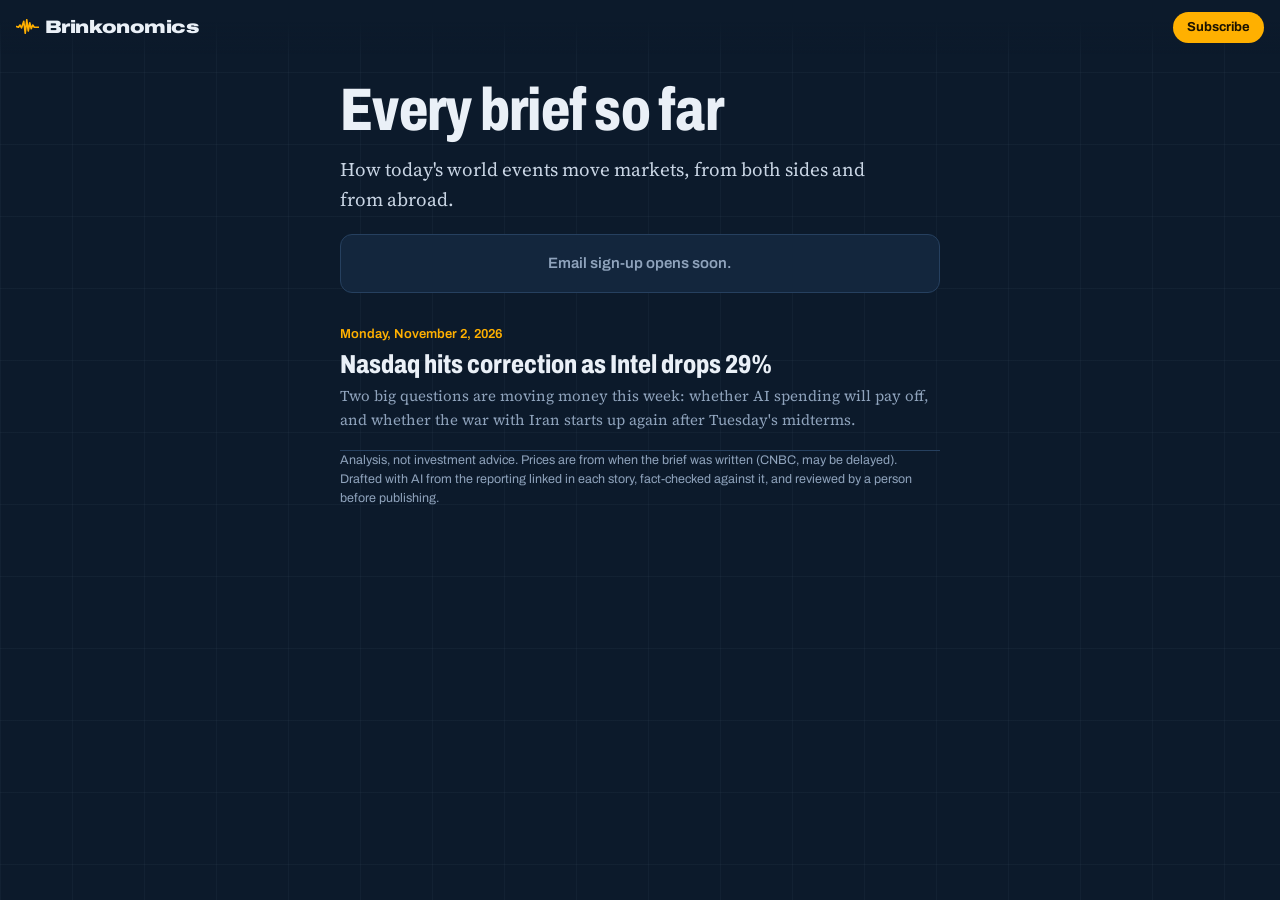
<file: archive/index.html>
<!doctype html>
<html lang="en">
<head>
<meta charset="utf-8">
<meta name="viewport" content="width=device-width,initial-scale=1,viewport-fit=cover">
<title>Every brief · Brinkonomics</title>
<meta name="description" content="How today&#x27;s world events move markets, from both sides and from abroad.">
<link rel="canonical" href="https://robertb-eng.github.io/brinkonomics-site/archive/">
<meta property="og:title" content="Every brief · Brinkonomics">
<meta property="og:description" content="How today&#x27;s world events move markets, from both sides and from abroad.">
<meta property="og:url" content="https://robertb-eng.github.io/brinkonomics-site/archive/">
<meta property="og:site_name" content="Brinkonomics">
<meta property="og:type" content="article">
<meta name="twitter:card" content="summary_large_image">
<meta property="og:image" content="https://robertb-eng.github.io/brinkonomics-site/og.png">
<meta name="theme-color" content="#000000">
<link rel="icon" href="../icon.svg" type="image/svg+xml">
<link rel="apple-touch-icon" href="../apple-touch-icon.png">
<link rel="alternate" type="application/rss+xml" title="Brinkonomics" href="../feed.xml">
<link rel="stylesheet" href="../site.css">
<script src="../site.js" defer></script>
</head>
<body>
<header class="bar"><a class="logo" href="../" aria-label="Brinkonomics home">Brinkonomics</a><div class="prog" aria-hidden="true"></div><a class="sub" href="#end">Subscribe</a></header><main class="page"><h1>Every brief so far</h1><p class="lead">How today&#x27;s world events move markets, from both sides and from abroad.</p><p class="cta off">Email sign-up opens soon.</p><a class="arc" href="../2026-11-02/"><small>Monday, November 2, 2026</small><b>Nasdaq hits correction as Intel drops 29%</b><span>Two big questions are moving money this week: whether AI spending will pay off, and whether the war with Iran starts up again after Tuesday&#x27;s midterms.</span></a><p class="fine">Analysis, not investment advice. Prices are from when the brief was written (CNBC, may be delayed). Drafted with AI from the reporting linked in each story, fact-checked against it, and reviewed by a person before publishing.</p></main>
</body>
</html>
</file>
<file: site.css>
/* Brinkonomics public site. A swipe-through feed, one screen per story, in the "night chart" identity:
   navy like a nautical chart at night, a faint map grid, Flare amber for the brand and the
   seismograph, and colors that always carry meaning (up/down for stocks, left/right/abroad for
   coverage). Archivo's width axis does the typographic work: condensed wire-style headlines, an
   extra-wide wordmark and number of the day. Source Serif 4 for reading. */
@font-face{font-family:"Archivo";font-style:normal;font-weight:100 900;font-stretch:62% 125%;font-display:swap;src:url(fonts/archivo-latin-ext.woff2) format("woff2");unicode-range:U+0100-02BA, U+02BD-02C5, U+02C7-02CC, U+02CE-02D7, U+02DD-02FF, U+0304, U+0308, U+0329, U+1D00-1DBF, U+1E00-1E9F, U+1EF2-1EFF, U+2020, U+20A0-20AB, U+20AD-20C4, U+2113, U+2C60-2C7F, U+A720-A7FF}
@font-face{font-family:"Archivo";font-style:normal;font-weight:100 900;font-stretch:62% 125%;font-display:swap;src:url(fonts/archivo-latin.woff2) format("woff2");unicode-range:U+0000-00FF, U+0131, U+0152-0153, U+02BB-02BC, U+02C6, U+02DA, U+02DC, U+0304, U+0308, U+0329, U+2000-206F, U+20AC, U+2122, U+2191, U+2193, U+2212, U+2215, U+FEFF, U+FFFD}
@font-face{font-family:"Source Serif 4";font-style:italic;font-weight:200 900;font-display:swap;src:url(fonts/sourceserif4-italic-latin-ext.woff2) format("woff2");unicode-range:U+0100-02BA, U+02BD-02C5, U+02C7-02CC, U+02CE-02D7, U+02DD-02FF, U+0304, U+0308, U+0329, U+1D00-1DBF, U+1E00-1E9F, U+1EF2-1EFF, U+2020, U+20A0-20AB, U+20AD-20C4, U+2113, U+2C60-2C7F, U+A720-A7FF}
@font-face{font-family:"Source Serif 4";font-style:italic;font-weight:200 900;font-display:swap;src:url(fonts/sourceserif4-italic-latin.woff2) format("woff2");unicode-range:U+0000-00FF, U+0131, U+0152-0153, U+02BB-02BC, U+02C6, U+02DA, U+02DC, U+0304, U+0308, U+0329, U+2000-206F, U+20AC, U+2122, U+2191, U+2193, U+2212, U+2215, U+FEFF, U+FFFD}
@font-face{font-family:"Source Serif 4";font-style:normal;font-weight:200 900;font-display:swap;src:url(fonts/sourceserif4-latin-ext.woff2) format("woff2");unicode-range:U+0100-02BA, U+02BD-02C5, U+02C7-02CC, U+02CE-02D7, U+02DD-02FF, U+0304, U+0308, U+0329, U+1D00-1DBF, U+1E00-1E9F, U+1EF2-1EFF, U+2020, U+20A0-20AB, U+20AD-20C4, U+2113, U+2C60-2C7F, U+A720-A7FF}
@font-face{font-family:"Source Serif 4";font-style:normal;font-weight:200 900;font-display:swap;src:url(fonts/sourceserif4-latin.woff2) format("woff2");unicode-range:U+0000-00FF, U+0131, U+0152-0153, U+02BB-02BC, U+02C6, U+02DA, U+02DC, U+0304, U+0308, U+0329, U+2000-206F, U+20AC, U+2122, U+2191, U+2193, U+2212, U+2215, U+FEFF, U+FFFD}
:root{
  --bg:#0C1A2B;--raised:#13263D;--line:#26405F;--ink:#EAF0F7;--ink2:#C9D5E4;--muted:#8FA3BC;
  --flare:#FFB000;--up:#3DD68C;--down:#FF5A5F;--left:#5B9CFF;--right:#FF7A6B;--center:#9AA6B5;--abroad:#2CC5B0;--c:var(--flare);
  --serif:"Source Serif 4",Charter,Georgia,serif;--sans:"Archivo",-apple-system,"Segoe UI",Roboto,Arial,sans-serif;
  --top:calc(54px + env(safe-area-inset-top,0px));
  color-scheme:dark
}
*{box-sizing:border-box}
html,body{margin:0;background:var(--bg);color:var(--ink);font:16px/1.5 var(--sans);-webkit-text-size-adjust:100%}
body{min-height:100svh;background-image:linear-gradient(rgba(143,163,188,.05) 1px,transparent 1px),linear-gradient(90deg,rgba(143,163,188,.05) 1px,transparent 1px);background-size:72px 72px}
a{color:var(--flare)}
button{font:inherit;color:inherit;cursor:pointer}
:focus-visible{outline:2px solid var(--flare);outline-offset:3px;border-radius:6px}

/* top bar: wordmark, story progress, subscribe */
.bar{position:fixed;inset:0 0 auto;z-index:10;height:var(--top);padding:env(safe-area-inset-top,0px) 16px 0;display:flex;align-items:center;gap:14px;
  background:linear-gradient(var(--bg) 40%,rgba(12,26,43,0))}
.logo{display:inline-flex;align-items:center;font:900 18px/1 var(--sans);font-stretch:125%;letter-spacing:-.025em;color:var(--ink);text-decoration:none}
.logo::before{content:"";width:1.3em;height:.85em;margin-right:.3em;background:url("data:image/svg+xml,%3Csvg xmlns='http://www.w3.org/2000/svg' viewBox='0 0 30 20'%3E%3Cpath d='M0 10l3 1 2-3 2 4 3-9 2 16 2-18 2 15 2-11 2 8 2-5 2 3h6' fill='none' stroke='%23FFB000' stroke-width='2.2' stroke-linejoin='round' stroke-linecap='round'/%3E%3C/svg%3E") no-repeat center/contain}
.prog{flex:1;display:flex;gap:3px;min-width:0}
.prog i{flex:1;height:3px;border-radius:2px;background:rgba(143,163,188,.22)}
.prog i.done,.prog i.on{background:var(--flare)}
.sub{font:700 13px/1 var(--sans);padding:9px 14px;border-radius:999px;background:var(--flare);color:#1C1300;text-decoration:none}

/* the feed */
.feed{height:100svh;overflow-y:auto;scroll-snap-type:y mandatory;overscroll-behavior:contain;scrollbar-width:none}
.feed::-webkit-scrollbar{display:none}
.slide{min-height:100svh;scroll-snap-align:start;scroll-snap-stop:always;display:flex;align-items:center;justify-content:center;
  padding:calc(var(--top) + 16px) 20px calc(26px + env(safe-area-inset-bottom,0px));position:relative;border-top:1px solid rgba(38,64,95,.5)}
.slide.ev{border-top:3px solid var(--c)}
.in{position:relative;width:100%;max-width:580px}
.kick{font:600 14px/1.3 var(--sans);color:var(--flare);margin-bottom:14px}
h1,h2{font-family:var(--sans);font-weight:800;font-stretch:76%;letter-spacing:-.012em;margin:0 0 14px;line-height:1.02;text-wrap:balance}
h1{font-size:clamp(44px,12vw,72px)}
h2{font-size:clamp(32px,8.6vw,48px)}
p{margin:0 0 12px;text-wrap:pretty}
.intro,.lead{font:400 19px/1.55 var(--serif);color:var(--ink2);max-width:36em}
.meta{color:var(--muted);font-size:14.5px;margin:18px 0}
.hint{margin-top:30px;color:var(--muted);font:600 14px/1 var(--sans);display:flex;align-items:center;gap:10px}
.hint::before{content:"";width:12px;height:12px;border-left:2px solid var(--flare);border-top:2px solid var(--flare);transform:rotate(45deg) translate(2px,2px)}
.listen{margin-top:16px;padding:12px 14px;border-radius:12px;background:var(--raised);border:1px solid var(--line)}
.listen span{display:block;font-size:13.5px;color:var(--muted);margin-bottom:8px}
.listen audio{width:100%;height:36px}

/* the number of the day: wide and loud, the one place type gets this big */
.num .big{font:900 clamp(80px,25vw,156px)/.92 var(--sans);font-stretch:125%;letter-spacing:-.04em;color:var(--flare);margin:6px 0 20px;font-variant-numeric:tabular-nums}
.num p{font:400 21px/1.45 var(--serif);color:var(--ink2);max-width:24em}

.vid video{display:block;width:100%;max-height:calc(100svh - var(--top) - 90px);aspect-ratio:9/16;object-fit:contain;border-radius:14px;background:#06101C;border:1px solid var(--line)}

/* a story: dateline, hook, condensed headline, reading text, who covered it, the aftershock */
.dateline{display:flex;flex-wrap:wrap;align-items:center;gap:8px 12px;margin-bottom:14px;font:600 13.5px/1 var(--sans)}
.tag{color:var(--c);padding:6px 10px;border-radius:6px;background:color-mix(in srgb,var(--c) 15%,transparent)}
.mag{color:var(--flare);font-stretch:87%;font-variant-numeric:tabular-nums}
.count{color:var(--muted);margin-left:auto;font-variant-numeric:tabular-nums}
.hook{font:700 clamp(18px,4.8vw,22px)/1.3 var(--sans);font-stretch:92%;color:var(--c);margin-bottom:8px}
.what{font:400 18px/1.6 var(--serif);color:var(--ink2)}
.cov{display:flex;align-items:center;gap:10px;margin:14px 0 6px;font-size:13px;color:var(--muted)}
.covbar{display:flex;gap:2px;width:96px;height:6px;flex:none}
.covbar i{border-radius:2px}
.covbar .left{background:var(--left)}.covbar .center{background:var(--center)}.covbar .right{background:var(--right)}.covbar .abroad{background:var(--abroad)}.covbar .other{background:#4A607C}
.sides{margin:8px 0 14px;border-radius:10px;background:var(--raised);border:1px solid var(--line)}
.sides summary{list-style:none;cursor:pointer;padding:12px 14px;font-weight:700;font-size:15px;display:flex;align-items:center;gap:10px}
.sides summary::-webkit-details-marker{display:none}
.sides summary::after{content:"+";margin-left:auto;font-size:20px;line-height:1;color:var(--muted);transition:transform .2s}
.sides[open] summary::after{transform:rotate(45deg)}
.sides .dots{display:flex;gap:3px}
.sides .dots i{width:10px;height:10px;border-radius:50%}
.l{color:var(--left)}.r{color:var(--right)}.a{color:var(--abroad)}
i.l{background:var(--left)}i.r{background:var(--right)}i.a{background:var(--abroad)}
.sides p{padding:0 14px;font:400 15.5px/1.55 var(--serif);color:var(--ink2)}
.sides p b{font-family:var(--sans)}
.sides p:last-child{padding-bottom:12px}
.mk{margin:6px 0 12px;padding:14px 14px 4px;border-radius:10px;background:var(--raised);border:1px solid var(--line)}
.lbl{font:700 13px/1 var(--sans);color:var(--muted);margin-bottom:6px}
.mk p{font-size:15.5px;line-height:1.5}

/* the seismograph: one spike per stock, its size the stock's real move. It draws itself once. */
.after{position:relative;margin:8px 0 34px}
.seismo{display:block;width:100%;height:58px;overflow:visible}
.seismo line{stroke:rgba(143,163,188,.4);stroke-width:1;stroke-dasharray:2 4;vector-effect:non-scaling-stroke}
.seismo path{fill:none;stroke:var(--flare);stroke-width:1.8;stroke-linejoin:round;stroke-linecap:round;vector-effect:non-scaling-stroke}
.js .ev:not(.seen) .seismo{clip-path:inset(-20% 100% -20% 0)}
.ev.seen .seismo{animation:trace 1.3s cubic-bezier(.35,.6,.2,1) both}
@keyframes trace{from{clip-path:inset(-20% 100% -20% 0)}to{clip-path:inset(-20% 0 -20% 0)}}
.pins{position:absolute;left:0;right:0;top:62px;height:28px}
.pin{position:absolute;transform:translateX(-50%);text-align:center;font:600 12px/1.15 var(--sans);font-stretch:87%;font-variant-numeric:tabular-nums;white-space:nowrap}
.pin b{display:block;color:var(--ink);font-weight:800}
.pin.up{color:var(--up)}.pin.down{color:var(--down)}
.odds{margin:12px 0;font-size:14px}
.odds .po{display:grid;grid-template-columns:1fr 90px 40px;align-items:center;gap:8px;margin-top:6px;color:var(--ink2)}
.odds i{height:6px;border-radius:3px;background:rgba(143,163,188,.18);overflow:hidden}
.odds em{display:block;height:100%;background:var(--flare)}
.odds small{color:var(--muted)}
.watch{font-size:15px;color:var(--ink2)}
.watch b{color:var(--c);margin-right:6px}
.foot{display:flex;align-items:center;gap:12px;margin-top:10px}
.src{flex:1;font-size:12.5px;color:var(--muted);display:flex;flex-wrap:wrap;gap:4px 10px}
.src a{color:var(--muted)}
.share{padding:9px 14px;border-radius:999px;border:1px solid var(--line);background:var(--raised);font-weight:700;font-size:13px}

/* quiz */
.opts{display:grid;gap:10px;margin-top:8px}
.opts button{display:flex;align-items:center;gap:12px;text-align:left;padding:15px 16px;border-radius:10px;border:1px solid var(--line);background:var(--raised);
  font-size:16.5px;font-weight:600;transition:transform .15s}
.opts button:active{transform:scale(.98)}
.opts b{display:grid;place-items:center;width:28px;height:28px;border-radius:6px;background:rgba(143,163,188,.14);font-size:13px;flex:none}
.opts .right{background:rgba(61,214,140,.14);border-color:var(--up)}
.opts .wrong{background:rgba(255,90,95,.14);border-color:var(--down);animation:shake .35s}
@keyframes shake{25%{transform:translateX(-6px)}75%{transform:translateX(6px)}}
.why{margin-top:14px;font:400 17px/1.55 var(--serif);color:var(--ink2)}
.burst{position:absolute;pointer-events:none;width:7px;height:7px;border-radius:1px;animation:fly .9s ease-out forwards}
@keyframes fly{to{transform:translate(var(--x),var(--y)) rotate(320deg);opacity:0}}

/* the end */
.score{font:800 24px/1.2 var(--sans);font-stretch:87%;color:var(--flare)}
.cta{display:block;text-align:center;margin:20px 0 14px;padding:17px;border-radius:12px;background:var(--flare);color:#1C1300;font-weight:800;font-size:17px;text-decoration:none}
.cta.off{background:var(--raised);border:1px solid var(--line);color:var(--muted);font-weight:600;font-size:15px}
.row{display:flex;gap:16px;align-items:center;margin:8px 0 22px}
.row a{font-weight:700;text-decoration:none}
.fine{font-size:12.5px;line-height:1.5;color:var(--muted)}

/* plain pages: the archive and "coming soon" */
.page{max-width:640px;margin:0 auto;padding:calc(var(--top) + 26px) 20px 60px}
.page h1{font-size:clamp(40px,10vw,60px)}
.arc{display:block;padding:18px 0;border-bottom:1px solid var(--line);text-decoration:none;color:var(--ink)}
.arc small{display:block;color:var(--flare);font-weight:600;font-size:13px}
.arc b{display:block;font:800 26px/1.08 var(--sans);font-stretch:78%;margin:6px 0}
.arc span{color:var(--muted);font:400 15px/1.5 var(--serif)}
.toast{position:fixed;left:50%;bottom:calc(24px + env(safe-area-inset-bottom,0px));transform:translateX(-50%);z-index:20;padding:11px 16px;border-radius:10px;
  background:var(--raised);border:1px solid var(--line);font-weight:600;font-size:14px}

@media (min-width:900px){.slide{padding-left:40px;padding-right:40px}}
@media (prefers-reduced-motion:reduce){*{animation:none!important;transition:none!important}.js .ev:not(.seen) .seismo{clip-path:none}}
</file>
